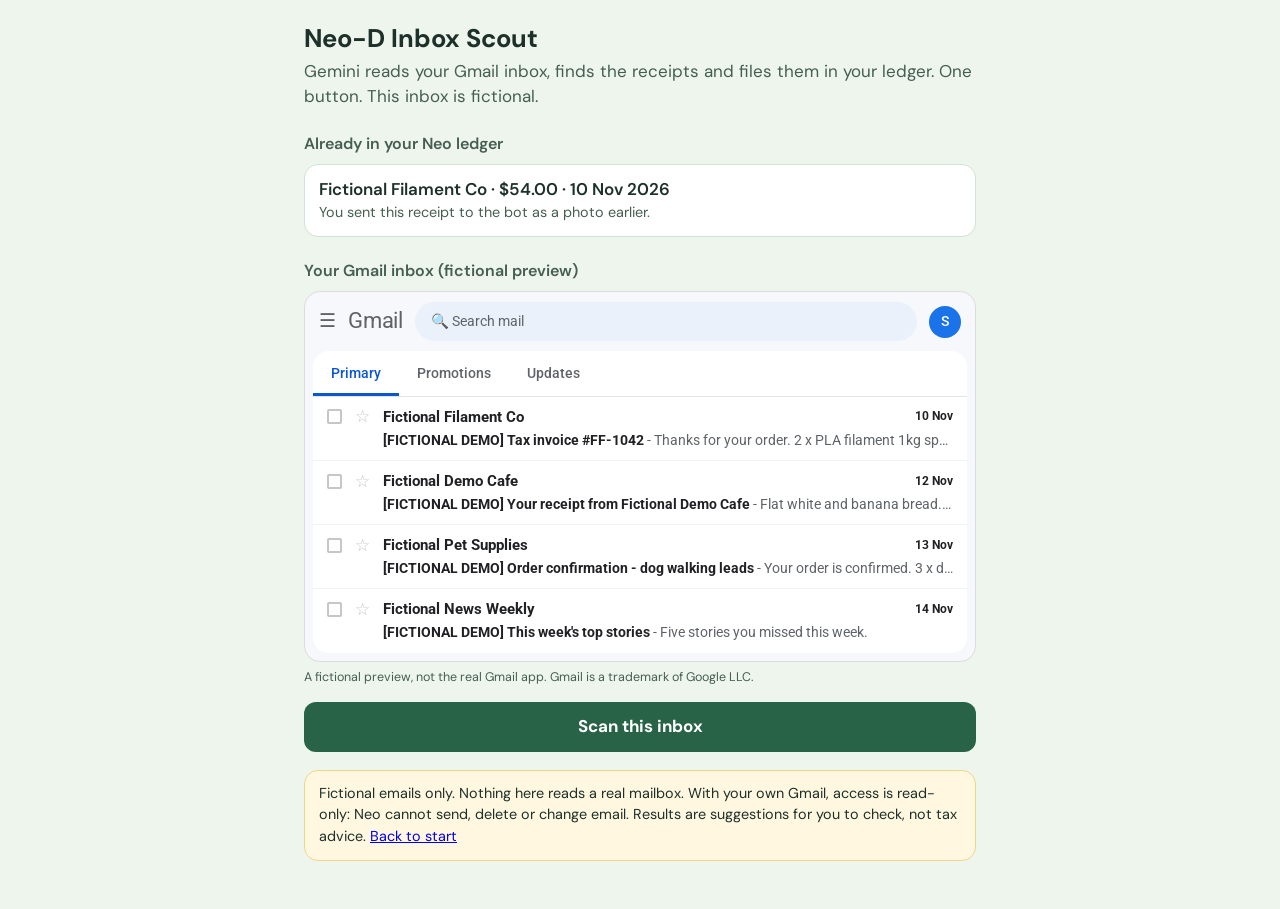
<file: Neo-D LedgerCraft/web/demo/inbox.html>
<!doctype html>
<html lang="en">
<head>
<meta charset="utf-8">
<meta name="viewport" content="width=device-width, initial-scale=1">
<title>Neo-D Inbox Scout</title>
<link rel="stylesheet" href="https://fonts.googleapis.com/css2?family=DM+Sans:wght@400;500;600;700&family=Roboto:wght@400;500;700&display=swap">
<style>
  :root { --ink: #1d3029; --muted: #465e52; --line: #d3e1d7; --accent: #286347; --wash: #edf5ed; --paper: #fff; --repeat: #b4530a; }
  * { box-sizing: border-box; }
  body { margin: 0; background: var(--wash); color: var(--ink); font: 17px/1.5 "DM Sans", system-ui, sans-serif; }
  main { max-width: 44rem; margin: 0 auto; padding: 24px 16px 48px; }
  h1 { font-size: 1.6rem; line-height: 1.2; margin: 0 0 4px; }
  h2 { font-size: 1rem; margin: 22px 0 8px; color: var(--muted); font-weight: 600; }
  .lead { color: var(--muted); margin: 0 0 16px; }
  .card { background: var(--paper); border: 1px solid var(--line); border-radius: 14px; padding: 12px 14px; }
  .from { font-weight: 600; }
  .subject { font-size: .9rem; color: var(--muted); }

  /* The inbox: laid out like Gmail, so it is clear where Neo reads the receipts from. */
  .mail { background: #f6f8fc; border: 1px solid #dadce0; border-radius: 16px; overflow: hidden; font-family: Roboto, Arial, sans-serif; color: #202124; }
  .mailbar { display: flex; align-items: center; gap: 12px; padding: 10px 14px; }
  .mailbar .menu { font-size: 1.2rem; color: #5f6368; }
  .mailbar .brand { font-size: 1.35rem; color: #5f6368; letter-spacing: -.01em; }
  .mailbar .search { flex: 1; min-width: 0; padding: 9px 16px; border-radius: 999px; background: #eaf1fb; color: #5f6368; font-size: .9rem; white-space: nowrap; overflow: hidden; }
  .mailbar .me { width: 32px; height: 32px; border-radius: 50%; background: #1a73e8; color: #fff; display: grid; place-items: center; font-weight: 500; font-size: .9rem; flex: none; }
  .tabs { display: flex; background: #fff; border-radius: 16px 16px 0 0; margin: 0 8px; border-bottom: 1px solid #e0e3e7; font-size: .85rem; font-weight: 500; }
  .tabs span { padding: 12px 18px; color: #5f6368; }
  .tabs .on { color: #0b57d0; box-shadow: inset 0 -3px 0 #0b57d0; }
  ul { list-style: none; margin: 0 8px 8px; padding: 0; background: #fff; border-radius: 0 0 16px 16px; overflow: hidden; }
  .row { display: grid; grid-template-columns: 18px 18px minmax(0, 1fr) auto; gap: 2px 10px; align-items: center; padding: 9px 14px; border-bottom: 1px solid #f1f3f4; }
  .row:last-child { border-bottom: 0; }
  .row.read { background: #f2f6fc; }
  .row.read .who, .row.read .what b, .row.read .date { font-weight: 400; }
  .box { width: 15px; height: 15px; border: 2px solid #c4c7c5; border-radius: 2px; }
  .star { color: #c4c7c5; font-size: 1.05rem; line-height: 1; }
  .who { font-weight: 700; font-size: .92rem; overflow: hidden; text-overflow: ellipsis; white-space: nowrap; }
  .date { font-size: .78rem; font-weight: 700; white-space: nowrap; }
  .what { grid-column: 3 / 5; font-size: .88rem; color: #5f6368; overflow: hidden; text-overflow: ellipsis; white-space: nowrap; }
  .what b { color: #202124; font-weight: 700; }
  .tag { display: inline-block; margin-right: 6px; padding: 0 6px; border-radius: 4px; font-size: .75rem; font-weight: 500; line-height: 1.5; color: #fff; background: #16a765; vertical-align: 1px; }
  .tag.repeat { background: #e66550; }
  .tag.not_receipt, .tag.already_scanned { background: #e7e7e7; color: #444; }
  .tag.needs_review { background: #f2a600; color: #202124; }
  .tm { margin: 6px 0 0; font-size: .78rem; color: var(--muted); }

  /* Neo's report: a chat message that lists everything it found. */
  .chat { margin-top: 8px; padding: 14px; border-radius: 14px; background: #dfeee4; border: 1px solid var(--line); }
  .bubble { max-width: 34rem; padding: 12px 14px; border-radius: 4px 16px 16px 16px; background: var(--paper); box-shadow: 0 1px 2px rgba(29, 48, 41, .15); }
  .bubble .name { font-weight: 700; color: var(--accent); font-size: .9rem; }
  .bubble p { margin: 6px 0 0; }
  .bubble ol { list-style: none; margin: 8px 0 0; padding: 0; display: grid; gap: 8px; }
  .bubble li { font-size: .95rem; }
  .bubble li b { display: block; }
  .bubble li.repeat b { color: var(--repeat); }
  .bubble .sum { margin-top: 10px; padding-top: 8px; border-top: 1px solid var(--line); font-weight: 600; }
  .bubble time { display: block; text-align: right; font-size: .75rem; color: var(--muted); }

  .btn { display: inline-flex; align-items: center; justify-content: center; gap: 6px; min-height: 48px; width: 100%; margin-top: 16px; padding: 12px 16px; border-radius: 12px; border: 0; background: var(--accent); color: #fff; font: inherit; font-weight: 700; text-decoration: none; cursor: pointer; }
  .btn[disabled] { opacity: .6; cursor: wait; }
  .btn.soft { background: var(--paper); color: var(--accent); border: 1px solid var(--accent); }
  [hidden] { display: none !important; }
  #status { margin: 14px 0 0; font-weight: 600; }
  .note { margin: 18px 0 0; padding: 12px 14px; border-radius: 14px; background: #fff7e0; border: 1px solid #f0d58a; font-size: .9rem; }
  :focus-visible { outline: 3px solid #f2b84b; outline-offset: 2px; }
</style>
</head>
<body>
<main>
  <h1>Neo-D Inbox Scout</h1>
  <p class="lead">Gemini reads your Gmail inbox, finds the receipts and files them in your ledger. One button. This inbox is fictional.</p>

  <h2>Already in your Neo ledger</h2>
  <div class="card"><div class="from">Fictional Filament Co · $54.00 · 10 Nov 2026</div><div class="subject">You sent this receipt to the bot as a photo earlier.</div></div>

  <h2>Your Gmail inbox (fictional preview)</h2>
  <div class="mail" aria-label="Preview of a Gmail inbox">
    <div class="mailbar"><span class="menu" aria-hidden="true">☰</span><span class="brand">Gmail</span><span class="search">🔍 Search mail</span><span class="me" aria-hidden="true">S</span></div>
    <div class="tabs" aria-hidden="true"><span class="on">Primary</span><span>Promotions</span><span>Updates</span></div>
    <ul id="inbox"></ul>
  </div>
  <p class="tm">A fictional preview, not the real Gmail app. Gmail is a trademark of Google LLC.</p>

  <button class="btn" id="scan">Scan this inbox</button>
  <p id="status" aria-live="polite"></p>

  <div id="report" hidden>
    <h2>Neo's report</h2>
    <div class="chat"><div class="bubble">
      <div class="name">Neo</div>
      <p id="report-head"></p>
      <ol id="report-list"></ol>
      <p class="sum" id="report-sum"></p>
      <time id="report-time"></time>
    </div></div>
  </div>
  <a class="btn soft" id="ledger" href="/demo/dashboard" hidden>See them in your dashboard →</a>

  <p class="note">Fictional emails only. Nothing here reads a real mailbox. With your own Gmail, access is read-only: Neo cannot send, delete or change email. Results are suggestions for you to check, not tax advice. <a href="/">Back to start</a></p>
</main>
<script>
  // Same four emails as demo/sample_emails.json, shown before the scan: sender, subject, first words, date.
  const EMAILS = [
    ["Fictional Filament Co", "[FICTIONAL DEMO] Tax invoice #FF-1042", "Thanks for your order. 2 x PLA filament 1kg spool. Total $54.00", "10 Nov"],
    ["Fictional Demo Cafe", "[FICTIONAL DEMO] Your receipt from Fictional Demo Cafe", "Flat white and banana bread. Total $11.50", "12 Nov"],
    ["Fictional Pet Supplies", "[FICTIONAL DEMO] Order confirmation - dog walking leads", "Your order is confirmed. 3 x dog leads. Total $36.00", "13 Nov"],
    ["Fictional News Weekly", "[FICTIONAL DEMO] This week's top stories", "Five stories you missed this week.", "14 Nov"],
  ];
  const LABEL = { recorded: "✅ Recorded", repeat: "🔁 Repeat", not_receipt: "➖ Not a receipt", needs_review: "✋ To check", already_scanned: "↩ Scanned before" };
  const $ = (id) => document.getElementById(id);
  const list = $("inbox"), status = $("status"), button = $("scan");
  const el = (tag, cls, text) => { const n = document.createElement(tag); if (cls) n.className = cls; if (text) n.textContent = text; return n; };

  function row([from, subject, snippet, date], result) {
    const li = el("li", "row" + (result ? " read" : ""));
    const what = el("div", "what");
    if (result) what.append(el("span", "tag " + result.status, LABEL[result.status] || result.status));
    what.append(el("b", "", subject), " - " + snippet);
    li.append(el("span", "box"), el("span", "star", "☆"), el("span", "who", from), el("span", "date", date), what);
    return li;
  }
  function show(results) {
    list.replaceChildren(...EMAILS.map((e, i) => row(e, results && results[i])));
  }
  function report(results) {
    const count = (s) => results.filter((r) => r.status === s).length;
    const nothingNew = count("already_scanned") === results.length;
    $("report-head").textContent = "📬 I read " + results.length + " emails in your Gmail. Here is what I found:";
    $("report-list").replaceChildren(...results.map((r, i) => {
      const li = el("li", r.status);
      li.append(el("b", "", (LABEL[r.status] || r.status) + " · " + EMAILS[i][0]), r.detail);
      return li;
    }));
    const sum = nothingNew
      ? "Nothing new. Every email was scanned before, so nothing was booked twice."
      : count("recorded") + " new · " + count("repeat") + " repeat · " + count("not_receipt") + " not a receipt. Nothing was booked twice.";
    $("report-sum").textContent = sum;
    $("report-time").textContent = new Date().toLocaleTimeString([], { hour: "2-digit", minute: "2-digit" });
    $("report").hidden = false;
    return sum;
  }
  async function post(path) {
    const response = await fetch("/demo/api/" + path, { method: "POST", credentials: "same-origin", cache: "no-store" });
    const data = await response.json().catch(() => ({}));
    if (!response.ok) throw new Error(data.error || "Something went wrong. Try again.");
    return data;
  }
  button.addEventListener("click", async () => {
    button.disabled = true;
    status.textContent = "Gemini is reading your Gmail… about 20 seconds.";
    try {
      await post("session");
      const data = await post("inbox-scan");
      show(data.emails);
      status.textContent = "Done. " + report(data.emails);
      $("ledger").hidden = false;
      button.textContent = "Scan again";
      $("report").scrollIntoView({ behavior: "smooth", block: "nearest" });
    } catch (error) {
      status.textContent = error.message;
    }
    button.disabled = false;
  });
  show(null);
</script>
</body>
</html>
</file>
